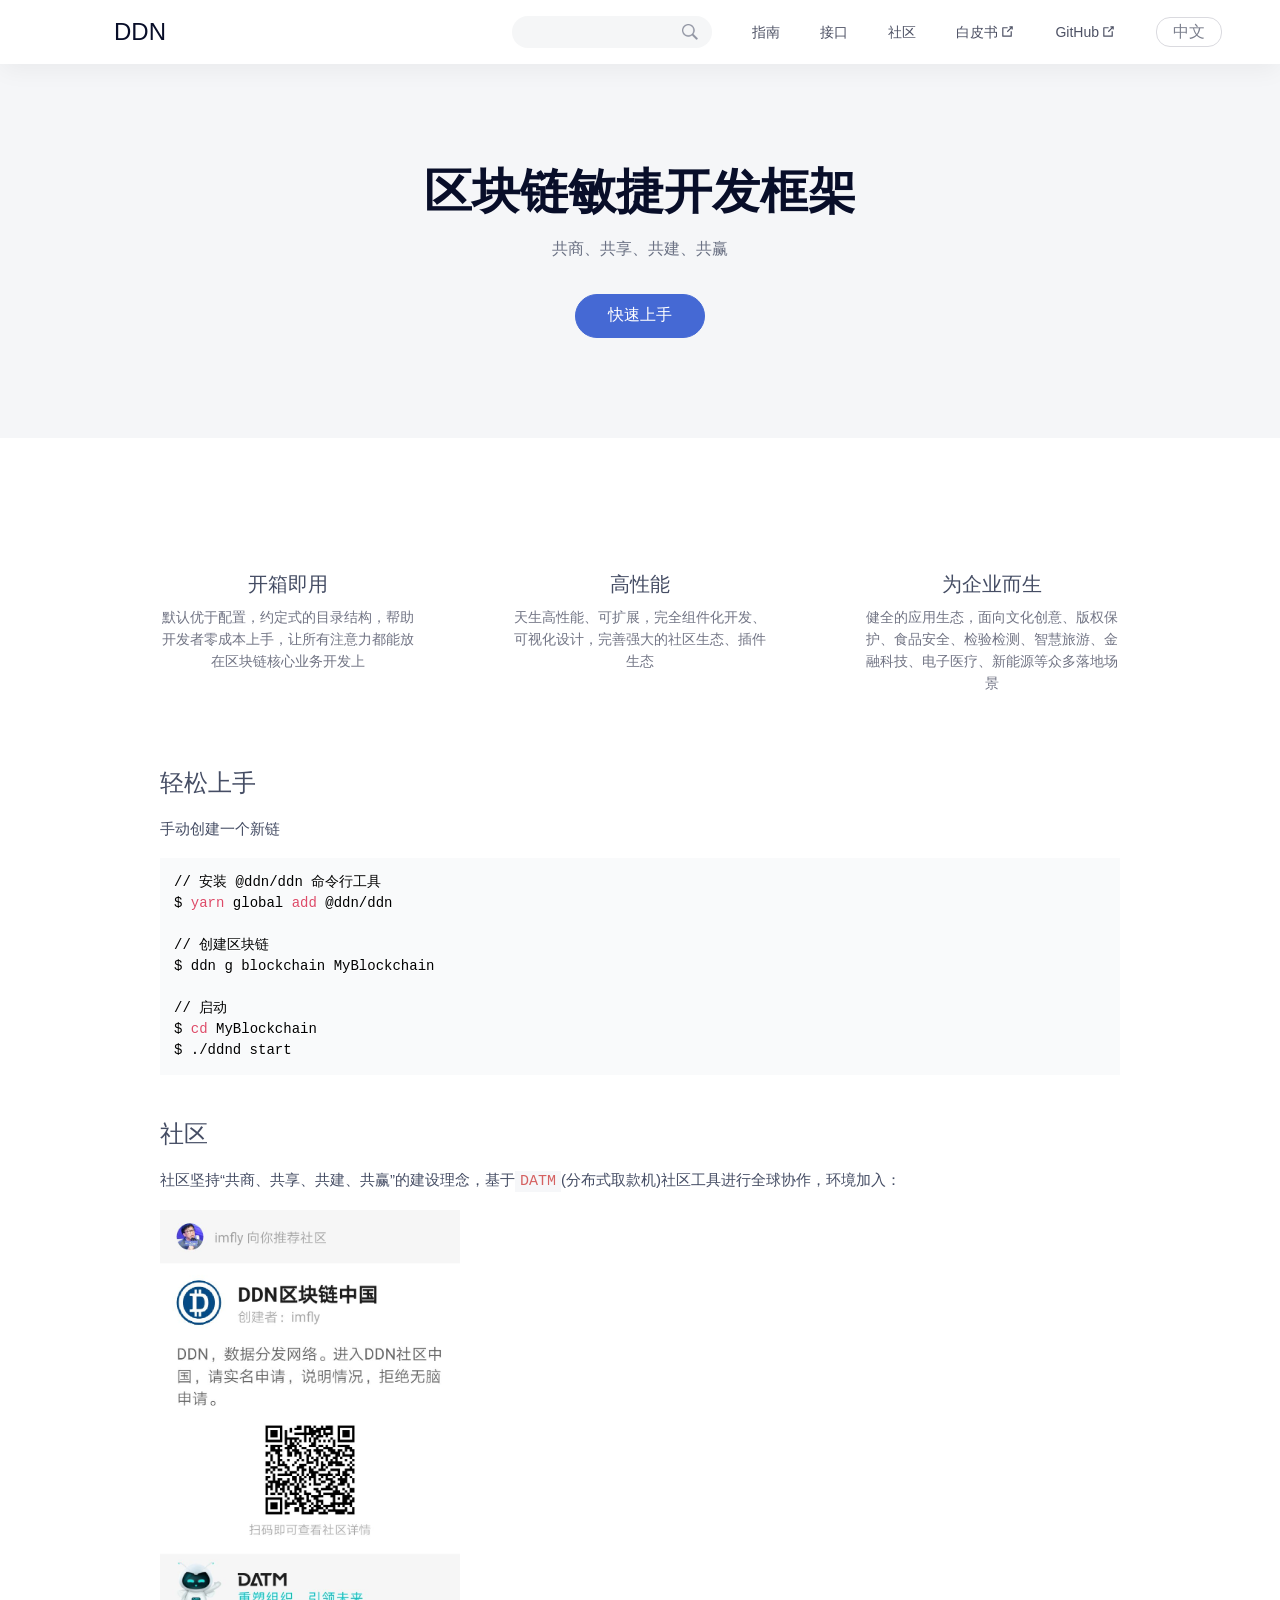
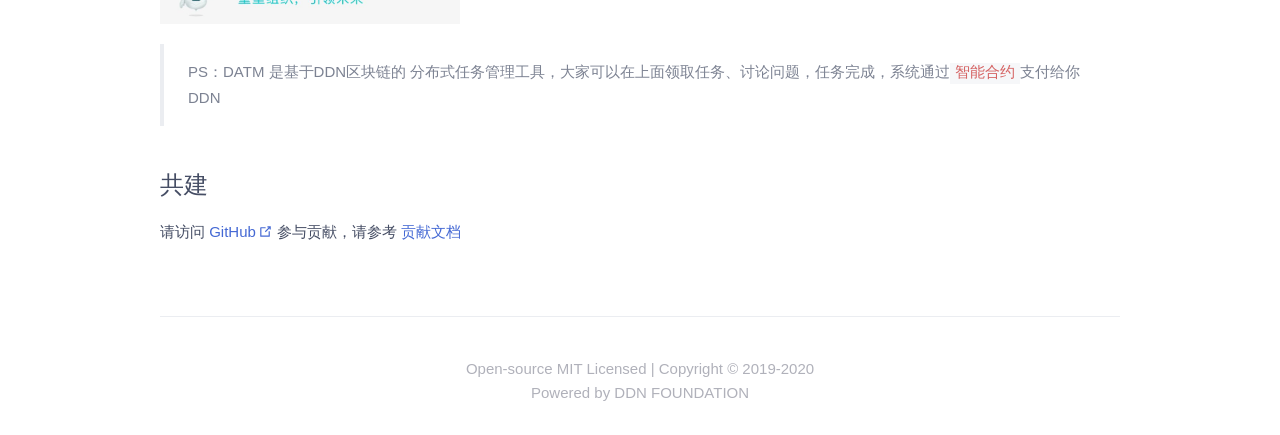
<file: index.html>
<!DOCTYPE html>
<html>
  <head>
    <meta charset="utf-8" />
    <meta
      name="viewport"
      content="width=device-width, initial-scale=1, maximum-scale=1, minimum-scale=1, user-scalable=no"
    />
    <link
      rel="shortcut icon"
      type="image/x-icon"
      href="http://testnet.ddn.link/static/ddnlogo.b8ab60d5.png"
    />
    <link rel="stylesheet" href="/umi.e86c697b.css" />
    <script>
      window.routerBase = "/";
    </script>
    <script>
      //! umi version: 3.2.12
    </script>
  </head>
  <body>
    <div id="root"></div>

    <script src="/umi.64afaa33.js"></script>
  </body>
</html>
</file>
<file: umi.e86c697b.css>
.__dumi-default-locale-select{position:relative;display:inline-block;border:1px solid #dadadf;border-radius:14px;transition:background .2s}.__dumi-default-locale-select:hover{background-color:#fafafa}.__dumi-default-locale-select:not([data-locale-count="1"]):not([data-locale-count="2"]):after{content:"";position:absolute;top:50%;right:10px;margin-top:-3px;width:0;height:0;border:4px solid transparent;border-top:6px solid #7b7f8d;pointer-events:none}.__dumi-default-locale-select select,.__dumi-default-locale-select span{padding:0 24px 0 16px;height:28px;text-align:center;line-height:28px;-webkit-appearance:none;-moz-appearance:none;appearance:none;border:0;font-size:16px;color:#7b7f8d;background:transparent;outline:none;cursor:pointer}.__dumi-default-locale-select span{padding-right:16px}.__dumi-default-navbar{position:fixed;z-index:101;top:0;left:0;right:0;display:none;align-items:center;justify-content:space-between;padding:0 58px;height:64px;white-space:nowrap;background:#fff;box-shadow:0 8px 24px -2px rgba(0,0,0,.05)}@media only screen and (max-width:767px){.__dumi-default-navbar{display:flex;justify-content:center;height:50px}}.__dumi-default-navbar-toggle{position:absolute;top:14px;left:16px;display:none;width:22px;height:22px;border:0;outline:none;background:url("[data-uri]") no-repeat 50%/contain}@media only screen and (max-width:767px){.__dumi-default-navbar-toggle{display:block}}.__dumi-default-navbar-logo{display:inline-block;height:40px;color:#080e29;font-weight:500;text-decoration:none;font-size:24px;line-height:40px}.__dumi-default-navbar-logo:not([data-plaintext]){padding-left:56px;background:url("[data-uri]") no-repeat 0/contain}.__dumi-default-navbar-logo:active,.__dumi-default-navbar-logo:hover{color:#080e29}@media only screen and (max-width:767px){.__dumi-default-navbar-logo{height:28px;line-height:28px}.__dumi-default-navbar-logo:not([data-plaintext]){padding-left:36px}}.__dumi-default-navbar nav>a{position:relative;margin-left:40px;display:inline-block;height:64px;color:#4d5164;font-size:14px;line-height:64px;text-decoration:none;letter-spacing:0}.__dumi-default-navbar nav>a.active,.__dumi-default-navbar nav>a:hover{color:#4569d4}.__dumi-default-navbar nav>a+:not(a){margin-left:40px}.__dumi-default-navbar nav>a:before{content:"";position:absolute;top:0;bottom:0;right:-18px;left:-18px}.__dumi-default-navbar nav>a.active:after{content:"";position:absolute;bottom:0;left:-2px;right:-2px;height:2px;background-color:#4569d4;border-radius:1px}.__dumi-default-navbar nav>a>ul{list-style:none;position:absolute;top:100%;left:50%;margin:0;min-width:100px;padding:8px 18px;line-height:2;background-color:#fff;box-shadow:0 8px 24px -2px rgba(0,0,0,.08);transform:translate(-50%);transform-origin:top;border-radius:1px;transition:all .2s}.__dumi-default-navbar nav>a>ul a{position:relative;display:block;color:#454d64}.__dumi-default-navbar nav>a>ul a.active,.__dumi-default-navbar nav>a>ul a:hover{color:#4569d4}.__dumi-default-navbar nav>a:not(:hover)>ul{visibility:hidden;pointer-events:none;transform:translate(-50%) scaleY(.9);opacity:0}@media only screen and (max-width:767px){.__dumi-default-navbar nav>a,.__dumi-default-navbar nav>div{display:none}}.__dumi-default-navbar[data-mode=site]{display:flex}ul[role=slug-list]:empty{margin:0!important;padding:0!important}ul[role=slug-list] li.active a{color:#3d62d2}ul[role=slug-list] li[data-depth="3"]{padding-left:12px}.__dumi-default-menu{position:fixed;z-index:100;top:0;left:0;bottom:0;width:260px;background-color:#f2f5fa;box-sizing:border-box;transition:left .3s}.__dumi-default-menu[data-hidden]{display:none}@media only screen and (max-width:767px){.__dumi-default-menu{left:-240px;top:50px;display:block!important;width:240px;background-color:#fff}.__dumi-default-menu[data-mobile-show]{left:0}}.__dumi-default-menu:after{content:"";position:absolute;top:0;right:0;bottom:0;display:block;width:20px;background:linear-gradient(90deg,transparent,rgba(0,0,0,.03))}@media only screen and (max-width:767px){.__dumi-default-menu:after{width:1px;background:#ebedf1}}.__dumi-default-menu-header{position:relative;padding-top:40px;text-align:center;border-bottom:1px solid #ebedf1}@media only screen and (max-width:767px){.__dumi-default-menu-header{display:none}}.__dumi-default-menu-header .__dumi-default-menu-logo{display:inline-block;width:66px;height:65px;background:url("[data-uri]") no-repeat 0/contain}.__dumi-default-menu-header h1{margin:10px 0 0;color:#454d64;font-weight:500;line-height:1.40625}.__dumi-default-menu-header p{margin:0 0 5px;color:#8c8e9c}.__dumi-default-menu-header p>object[data^="https://img.shields.io"]{max-height:20px}.__dumi-default-menu-header p+p{margin-bottom:10px}.__dumi-default-menu-doc-locale:not(:empty){display:none;padding:16px 0;text-align:center;border-bottom:1px solid #ebedf1}@media only screen and (max-width:767px){.__dumi-default-menu-doc-locale:not(:empty){display:block}}.__dumi-default-menu-inner{width:100%;height:100%;overflow:auto;-ms-scroll-chaining:none;overscroll-behavior:contain}.__dumi-default-menu-inner ul{list-style:none;margin:0;padding:0;font-size:16px}.__dumi-default-menu-inner ul li a{position:relative;display:block;padding-right:24px;color:#454d64;line-height:2.4;text-decoration:none;outline:none;transition:color .3s,background .3s}.__dumi-default-menu-inner ul li a span{display:block;overflow:hidden;white-space:nowrap;text-overflow:ellipsis}.__dumi-default-menu-inner ul li a.active,.__dumi-default-menu-inner ul li a:hover{color:#4569d4}.__dumi-default-menu-inner ul li a:before{content:"";position:absolute;top:50%;left:-10px;margin-top:-2.5px;display:inline-block;width:5px;height:5px;background-color:#4569d4;border-radius:50%;opacity:0;transition:transform .2s,opacity .2s;transform:scale(0) translateX(-10px)}.__dumi-default-menu-inner ul li.active a:before,.__dumi-default-menu-inner ul li a.active:before{opacity:1;transform:scale(1) translateX(0)}.__dumi-default-menu-inner ul li ul{font-size:.9em;padding-left:1em}.__dumi-default-menu-inner>ul>li>a{line-height:2.875}.__dumi-default-menu-inner>ul>li>a:not([href]){padding-top:24px;line-height:1;font-weight:500;color:#454d64!important;background:transparent!important;cursor:default}.__dumi-default-menu-inner>ul>li:first-child>a:not([href]){padding-top:0}.__dumi-default-menu-inner>ul ul a{color:#717484}.__dumi-default-menu-inner>ul ul a.active{color:#4569d4}.__dumi-default-menu-inner .__dumi-default-menu-mobile-area{display:none;padding-bottom:16px;margin-bottom:16px;text-align:center;border-bottom:1px solid #ebedf1}@media only screen and (max-width:767px){.__dumi-default-menu-inner .__dumi-default-menu-mobile-area{display:block}}.__dumi-default-menu-inner .__dumi-default-menu-nav-list{padding:16px 0}.__dumi-default-menu-inner .__dumi-default-menu-nav-list>li>a{padding-right:0;line-height:2.4}.__dumi-default-menu-inner .__dumi-default-menu-nav-list>li>a ul{padding-left:0}.__dumi-default-menu-inner .__dumi-default-menu-nav-list>li>a ul a{padding-right:0;font-size:90%}.__dumi-default-menu-inner .__dumi-default-menu-list{padding:8px 0;margin-bottom:40px}.__dumi-default-menu-inner .__dumi-default-menu-list>li>a{padding-left:28px}.__dumi-default-menu-inner .__dumi-default-menu-list>li>a.active{background:linear-gradient(270deg,#e8ecf4,rgba(232,236,244,0))}.__dumi-default-menu-inner .__dumi-default-menu-list>li>a~ul{margin-top:8px;margin-left:28px}@media only screen and (max-width:767px){.__dumi-default-menu-inner .__dumi-default-menu-list>li>a{padding-left:16px}.__dumi-default-menu-inner .__dumi-default-menu-list>li>a~ul{margin-left:16px}}.__dumi-default-menu[data-mode=site]:after{width:1px;background:#ebedf1}.__dumi-default-menu[data-mode=site] .__dumi-default-menu-list{padding:0}.__dumi-default-menu[data-mode=site] .__dumi-default-menu-list>li>a{position:relative}.__dumi-default-menu[data-mode=site] .__dumi-default-menu-list>li>a:after{content:"";position:absolute;top:0;bottom:0;right:0;display:block;width:3px;background-color:#4569d4;visibility:hidden;opacity:0;transition:all .3s;border-radius:1px}.__dumi-default-menu[data-mode=site] .__dumi-default-menu-list>li>a.active{z-index:1;background:linear-gradient(270deg,#f8faff,rgba(248,250,255,0))}.__dumi-default-menu[data-mode=site] .__dumi-default-menu-list>li>a.active:after{opacity:1;visibility:visible}@media only screen and (min-width:768px){.__dumi-default-menu[data-mode=site]{top:64px;width:300px;padding-top:50px;background:transparent}.__dumi-default-menu[data-mode=site] .__dumi-default-menu-header,.__dumi-default-menu[data-mode=site] .__dumi-default-menu-nav{display:none}.__dumi-default-menu[data-mode=site] .__dumi-default-menu-list>li>a{padding-left:58px}.__dumi-default-menu[data-mode=site] .__dumi-default-menu-list>li>a~ul{margin-left:58px}}.__dumi-default-search{margin-left:20px;position:relative;display:inline-block}.__dumi-default-search-input{width:200px;height:32px;padding:0 38px 0 14px;color:#454d64;font-size:14px;border:0;outline:none;transition:all .2s;border-radius:16px;background:url("[data-uri]") #f5f6f7 no-repeat right 14px center/16px;-webkit-appearance:none;-moz-appearance:none;appearance:none}.__dumi-default-search>ul{list-style:none;position:absolute;top:100%;left:0;z-index:10;margin:8px 0 0;min-width:280px;max-width:400px;padding:6px 0;background-color:#fff;border:1px solid #ebedf1;border-radius:1px;box-shadow:0 2px 20px 0 rgba(0,0,0,.05);box-sizing:border-box}.__dumi-default-search>ul:empty{display:none}.__dumi-default-search>ul li{font-size:15px}.__dumi-default-search>ul li a{display:block;padding:6px 20px;color:#717484;text-decoration:none;transition:background-color .3s;white-space:nowrap;overflow:hidden;text-overflow:ellipsis}.__dumi-default-search>ul li a:hover{color:#4569d4;background-color:#f9fafb}.__dumi-default-search>ul li span:first-child{position:relative;display:inline-block;max-width:50%;padding-right:26px;vertical-align:-.37em;overflow:hidden;text-overflow:ellipsis;opacity:.8}.__dumi-default-search>ul li span:first-child:after{content:">";position:absolute;top:50%;right:6px;opacity:.6;transform:translateY(-54%)}@media only screen and (max-width:1024px){.__dumi-default-search{margin-right:-14px}.__dumi-default-search>input:not(:focus){width:32px;padding-right:0;box-shadow:none;cursor:pointer;background-position-x:right 7px}.__dumi-default-search>input:not(:focus)+ul{transition:visibility .1s;visibility:hidden}}@media only screen and (max-width:767px){.__dumi-default-search{position:absolute;top:9px;right:24px;display:block!important}}code[class*=language-],pre[class*=language-]{color:#000;background:none;text-shadow:0 1px #fff;font-family:Consolas,Monaco,"Andale Mono","Ubuntu Mono",monospace;font-size:1em;text-align:left;white-space:pre;word-spacing:normal;word-break:normal;word-wrap:normal;line-height:1.5;-moz-tab-size:4;tab-size:4;-webkit-hyphens:none;-ms-hyphens:none;hyphens:none}code[class*=language-]::selection,code[class*=language-] ::selection,pre[class*=language-]::selection,pre[class*=language-] ::selection{text-shadow:none;background:#b3d4fc}@media print{code[class*=language-],pre[class*=language-]{text-shadow:none}}pre[class*=language-]{padding:1em;margin:.5em 0;overflow:auto}:not(pre)>code[class*=language-],pre[class*=language-]{background:#f5f2f0}:not(pre)>code[class*=language-]{padding:.1em;border-radius:.3em;white-space:normal}.token.cdata,.token.comment,.token.doctype,.token.prolog{color:#708090}.token.punctuation{color:#999}.token.namespace{opacity:.7}.token.boolean,.token.constant,.token.deleted,.token.number,.token.property,.token.symbol,.token.tag{color:#905}.token.attr-name,.token.builtin,.token.char,.token.inserted,.token.selector,.token.string{color:#690}.language-css .token.string,.style .token.string,.token.entity,.token.operator,.token.url{color:#9a6e3a;background:hsla(0,0%,100%,.5)}.token.atrule,.token.attr-value,.token.keyword{color:#07a}.token.class-name,.token.function{color:#dd4a68}.token.important,.token.regex,.token.variable{color:#e90}.token.bold,.token.important{font-weight:700}.token.italic{font-style:italic}.token.entity{cursor:help}@font-face{font-family:KaTeX_AMS;src:url(static/KaTeX_AMS-Regular.d4531cf7.woff2) format("woff2"),url(static/KaTeX_AMS-Regular.b1489df1.woff) format("woff"),url(static/KaTeX_AMS-Regular.f80d9eaf.ttf) format("truetype");font-weight:400;font-style:normal}@font-face{font-family:KaTeX_Caligraphic;src:url(static/KaTeX_Caligraphic-Bold.f046a374.woff2) format("woff2"),url(static/KaTeX_Caligraphic-Bold.7ce7636b.woff) format("woff"),url(static/KaTeX_Caligraphic-Bold.0c96bc8f.ttf) format("truetype");font-weight:700;font-style:normal}@font-face{font-family:KaTeX_Caligraphic;src:url(static/KaTeX_Caligraphic-Regular.4519ba4c.woff2) format("woff2"),url(static/KaTeX_Caligraphic-Regular.4a559f36.woff) format("woff"),url(static/KaTeX_Caligraphic-Regular.35f3c951.ttf) format("truetype");font-weight:400;font-style:normal}@font-face{font-family:KaTeX_Fraktur;src:url(static/KaTeX_Fraktur-Bold.5b8749ee.woff2) format("woff2"),url(static/KaTeX_Fraktur-Bold.2ea3916b.woff) format("woff"),url(static/KaTeX_Fraktur-Bold.069514d4.ttf) format("truetype");font-weight:700;font-style:normal}@font-face{font-family:KaTeX_Fraktur;src:url(static/KaTeX_Fraktur-Regular.2c629b06.woff2) format("woff2"),url(static/KaTeX_Fraktur-Regular.0d90113d.woff) format("woff"),url(static/KaTeX_Fraktur-Regular.96556db6.ttf) format("truetype");font-weight:400;font-style:normal}@font-face{font-family:KaTeX_Main;src:url(static/KaTeX_Main-Bold.20b90c20.woff2) format("woff2"),url(static/KaTeX_Main-Bold.a9cdbc85.woff) format("woff"),url(static/KaTeX_Main-Bold.07e762d0.ttf) format("truetype");font-weight:700;font-style:normal}@font-face{font-family:KaTeX_Main;src:url(static/KaTeX_Main-BoldItalic.b345de5b.woff2) format("woff2"),url(static/KaTeX_Main-BoldItalic.7649d52f.woff) format("woff"),url(static/KaTeX_Main-BoldItalic.bc8d96e9.ttf) format("truetype");font-weight:700;font-style:italic}@font-face{font-family:KaTeX_Main;src:url(static/KaTeX_Main-Italic.ab751a9e.woff2) format("woff2"),url(static/KaTeX_Main-Italic.e3954fe9.woff) format("woff"),url(static/KaTeX_Main-Italic.44a32ae6.ttf) format("truetype");font-weight:400;font-style:italic}@font-face{font-family:KaTeX_Main;src:url(static/KaTeX_Main-Regular.13b3f852.woff2) format("woff2"),url(static/KaTeX_Main-Regular.9e75cd60.woff) format("woff"),url(static/KaTeX_Main-Regular.af7fc7b3.ttf) format("truetype");font-weight:400;font-style:normal}@font-face{font-family:KaTeX_Math;src:url(static/KaTeX_Math-BoldItalic.d5d35e84.woff2) format("woff2"),url(static/KaTeX_Math-BoldItalic.94810ff6.woff) format("woff"),url(static/KaTeX_Math-BoldItalic.4d6241be.ttf) format("truetype");font-weight:700;font-style:italic}@font-face{font-family:KaTeX_Math;src:url(static/KaTeX_Math-Italic.ffda8803.woff2) format("woff2"),url(static/KaTeX_Math-Italic.11278d36.woff) format("woff"),url(static/KaTeX_Math-Italic.cae7ea26.ttf) format("truetype");font-weight:400;font-style:italic}@font-face{font-family:"KaTeX_SansSerif";src:url(static/KaTeX_SansSerif-Bold.5a20a475.woff2) format("woff2"),url(static/KaTeX_SansSerif-Bold.2946bdb5.woff) format("woff"),url(static/KaTeX_SansSerif-Bold.f0ad0abc.ttf) format("truetype");font-weight:700;font-style:normal}@font-face{font-family:"KaTeX_SansSerif";src:url(static/KaTeX_SansSerif-Italic.e5fc2aef.woff2) format("woff2"),url(static/KaTeX_SansSerif-Italic.c834ba6d.woff) format("woff"),url(static/KaTeX_SansSerif-Italic.c7feacd5.ttf) format("truetype");font-weight:400;font-style:italic}@font-face{font-family:"KaTeX_SansSerif";src:url(static/KaTeX_SansSerif-Regular.5bf28900.woff2) format("woff2"),url(static/KaTeX_SansSerif-Regular.a4fd0563.woff) format("woff"),url(static/KaTeX_SansSerif-Regular.5af9e1cf.ttf) format("truetype");font-weight:400;font-style:normal}@font-face{font-family:KaTeX_Script;src:url(static/KaTeX_Script-Regular.a1c15978.woff2) format("woff2"),url(static/KaTeX_Script-Regular.cd3b0634.woff) format("woff"),url(static/KaTeX_Script-Regular.dd0db7ae.ttf) format("truetype");font-weight:400;font-style:normal}@font-face{font-family:KaTeX_Size1;src:url(static/KaTeX_Size1-Regular.1876361f.woff2) format("woff2"),url(static/KaTeX_Size1-Regular.c4ae0d25.woff) format("woff"),url(static/KaTeX_Size1-Regular.bbd9552c.ttf) format("truetype");font-weight:400;font-style:normal}@font-face{font-family:KaTeX_Size2;src:url(static/KaTeX_Size2-Regular.f516b73c.woff2) format("woff2"),url(static/KaTeX_Size2-Regular.635e9324.woff) format("woff"),url(static/KaTeX_Size2-Regular.d1e8ff17.ttf) format("truetype");font-weight:400;font-style:normal}@font-face{font-family:KaTeX_Size3;src:url(static/KaTeX_Size3-Regular.1ef7adae.woff2) format("woff2"),url(static/KaTeX_Size3-Regular.f32a9fde.woff) format("woff"),url(static/KaTeX_Size3-Regular.5d632274.ttf) format("truetype");font-weight:400;font-style:normal}@font-face{font-family:KaTeX_Size4;src:url(static/KaTeX_Size4-Regular.4f012d6a.woff2) format("woff2"),url(static/KaTeX_Size4-Regular.f668d566.woff) format("woff"),url(static/KaTeX_Size4-Regular.1d132596.ttf) format("truetype");font-weight:400;font-style:normal}@font-face{font-family:KaTeX_Typewriter;src:url(static/KaTeX_Typewriter-Regular.4f31d033.woff2) format("woff2"),url(static/KaTeX_Typewriter-Regular.d3c8e68f.woff) format("woff"),url(static/KaTeX_Typewriter-Regular.b1d1af1a.ttf) format("truetype");font-weight:400;font-style:normal}.katex{font:normal 1.21em KaTeX_Main,Times New Roman,serif;line-height:1.2;text-indent:0;text-rendering:auto}.katex *{-ms-high-contrast-adjust:none!important}.katex .katex-version:after{content:"0.11.1"}.katex .katex-mathml{position:absolute;clip:rect(1px,1px,1px,1px);padding:0;border:0;height:1px;width:1px;overflow:hidden}.katex .katex-html>.newline{display:block}.katex .base{position:relative;white-space:nowrap;width:-webkit-min-content;width:-moz-min-content;width:min-content}.katex .base,.katex .strut{display:inline-block}.katex .textbf{font-weight:700}.katex .textit{font-style:italic}.katex .textrm{font-family:KaTeX_Main}.katex .textsf{font-family:KaTeX_SansSerif}.katex .texttt{font-family:KaTeX_Typewriter}.katex .mathdefault{font-family:KaTeX_Math;font-style:italic}.katex .mathit{font-family:KaTeX_Main;font-style:italic}.katex .mathrm{font-style:normal}.katex .mathbf{font-family:KaTeX_Main;font-weight:700}.katex .boldsymbol{font-family:KaTeX_Math;font-weight:700;font-style:italic}.katex .amsrm,.katex .mathbb,.katex .textbb{font-family:KaTeX_AMS}.katex .mathcal{font-family:KaTeX_Caligraphic}.katex .mathfrak,.katex .textfrak{font-family:KaTeX_Fraktur}.katex .mathtt{font-family:KaTeX_Typewriter}.katex .mathscr,.katex .textscr{font-family:KaTeX_Script}.katex .mathsf,.katex .textsf{font-family:KaTeX_SansSerif}.katex .mathboldsf,.katex .textboldsf{font-family:KaTeX_SansSerif;font-weight:700}.katex .mathitsf,.katex .textitsf{font-family:KaTeX_SansSerif;font-style:italic}.katex .mainrm{font-family:KaTeX_Main;font-style:normal}.katex .vlist-t{display:inline-table;table-layout:fixed}.katex .vlist-r{display:table-row}.katex .vlist{display:table-cell;vertical-align:bottom;position:relative}.katex .vlist>span{display:block;height:0;position:relative}.katex .vlist>span>span{display:inline-block}.katex .vlist>span>.pstrut{overflow:hidden;width:0}.katex .vlist-t2{margin-right:-2px}.katex .vlist-s{display:table-cell;vertical-align:bottom;font-size:1px;width:2px;min-width:2px}.katex .msupsub{text-align:left}.katex .mfrac>span>span{text-align:center}.katex .mfrac .frac-line{display:inline-block;width:100%;border-bottom-style:solid}.katex .hdashline,.katex .hline,.katex .mfrac .frac-line,.katex .overline .overline-line,.katex .rule,.katex .underline .underline-line{min-height:1px}.katex .mspace{display:inline-block}.katex .clap,.katex .llap,.katex .rlap{width:0;position:relative}.katex .clap>.inner,.katex .llap>.inner,.katex .rlap>.inner{position:absolute}.katex .clap>.fix,.katex .llap>.fix,.katex .rlap>.fix{display:inline-block}.katex .llap>.inner{right:0}.katex .clap>.inner,.katex .rlap>.inner{left:0}.katex .clap>.inner>span{margin-left:-50%;margin-right:50%}.katex .rule{display:inline-block;border:0 solid;position:relative}.katex .hline,.katex .overline .overline-line,.katex .underline .underline-line{display:inline-block;width:100%;border-bottom-style:solid}.katex .hdashline{display:inline-block;width:100%;border-bottom-style:dashed}.katex .sqrt>.root{margin-left:.27777778em;margin-right:-.55555556em}.katex .fontsize-ensurer.reset-size1.size1,.katex .sizing.reset-size1.size1{font-size:1em}.katex .fontsize-ensurer.reset-size1.size2,.katex .sizing.reset-size1.size2{font-size:1.2em}.katex .fontsize-ensurer.reset-size1.size3,.katex .sizing.reset-size1.size3{font-size:1.4em}.katex .fontsize-ensurer.reset-size1.size4,.katex .sizing.reset-size1.size4{font-size:1.6em}.katex .fontsize-ensurer.reset-size1.size5,.katex .sizing.reset-size1.size5{font-size:1.8em}.katex .fontsize-ensurer.reset-size1.size6,.katex .sizing.reset-size1.size6{font-size:2em}.katex .fontsize-ensurer.reset-size1.size7,.katex .sizing.reset-size1.size7{font-size:2.4em}.katex .fontsize-ensurer.reset-size1.size8,.katex .sizing.reset-size1.size8{font-size:2.88em}.katex .fontsize-ensurer.reset-size1.size9,.katex .sizing.reset-size1.size9{font-size:3.456em}.katex .fontsize-ensurer.reset-size1.size10,.katex .sizing.reset-size1.size10{font-size:4.148em}.katex .fontsize-ensurer.reset-size1.size11,.katex .sizing.reset-size1.size11{font-size:4.976em}.katex .fontsize-ensurer.reset-size2.size1,.katex .sizing.reset-size2.size1{font-size:.83333333em}.katex .fontsize-ensurer.reset-size2.size2,.katex .sizing.reset-size2.size2{font-size:1em}.katex .fontsize-ensurer.reset-size2.size3,.katex .sizing.reset-size2.size3{font-size:1.16666667em}.katex .fontsize-ensurer.reset-size2.size4,.katex .sizing.reset-size2.size4{font-size:1.33333333em}.katex .fontsize-ensurer.reset-size2.size5,.katex .sizing.reset-size2.size5{font-size:1.5em}.katex .fontsize-ensurer.reset-size2.size6,.katex .sizing.reset-size2.size6{font-size:1.66666667em}.katex .fontsize-ensurer.reset-size2.size7,.katex .sizing.reset-size2.size7{font-size:2em}.katex .fontsize-ensurer.reset-size2.size8,.katex .sizing.reset-size2.size8{font-size:2.4em}.katex .fontsize-ensurer.reset-size2.size9,.katex .sizing.reset-size2.size9{font-size:2.88em}.katex .fontsize-ensurer.reset-size2.size10,.katex .sizing.reset-size2.size10{font-size:3.45666667em}.katex .fontsize-ensurer.reset-size2.size11,.katex .sizing.reset-size2.size11{font-size:4.14666667em}.katex .fontsize-ensurer.reset-size3.size1,.katex .sizing.reset-size3.size1{font-size:.71428571em}.katex .fontsize-ensurer.reset-size3.size2,.katex .sizing.reset-size3.size2{font-size:.85714286em}.katex .fontsize-ensurer.reset-size3.size3,.katex .sizing.reset-size3.size3{font-size:1em}.katex .fontsize-ensurer.reset-size3.size4,.katex .sizing.reset-size3.size4{font-size:1.14285714em}.katex .fontsize-ensurer.reset-size3.size5,.katex .sizing.reset-size3.size5{font-size:1.28571429em}.katex .fontsize-ensurer.reset-size3.size6,.katex .sizing.reset-size3.size6{font-size:1.42857143em}.katex .fontsize-ensurer.reset-size3.size7,.katex .sizing.reset-size3.size7{font-size:1.71428571em}.katex .fontsize-ensurer.reset-size3.size8,.katex .sizing.reset-size3.size8{font-size:2.05714286em}.katex .fontsize-ensurer.reset-size3.size9,.katex .sizing.reset-size3.size9{font-size:2.46857143em}.katex .fontsize-ensurer.reset-size3.size10,.katex .sizing.reset-size3.size10{font-size:2.96285714em}.katex .fontsize-ensurer.reset-size3.size11,.katex .sizing.reset-size3.size11{font-size:3.55428571em}.katex .fontsize-ensurer.reset-size4.size1,.katex .sizing.reset-size4.size1{font-size:.625em}.katex .fontsize-ensurer.reset-size4.size2,.katex .sizing.reset-size4.size2{font-size:.75em}.katex .fontsize-ensurer.reset-size4.size3,.katex .sizing.reset-size4.size3{font-size:.875em}.katex .fontsize-ensurer.reset-size4.size4,.katex .sizing.reset-size4.size4{font-size:1em}.katex .fontsize-ensurer.reset-size4.size5,.katex .sizing.reset-size4.size5{font-size:1.125em}.katex .fontsize-ensurer.reset-size4.size6,.katex .sizing.reset-size4.size6{font-size:1.25em}.katex .fontsize-ensurer.reset-size4.size7,.katex .sizing.reset-size4.size7{font-size:1.5em}.katex .fontsize-ensurer.reset-size4.size8,.katex .sizing.reset-size4.size8{font-size:1.8em}.katex .fontsize-ensurer.reset-size4.size9,.katex .sizing.reset-size4.size9{font-size:2.16em}.katex .fontsize-ensurer.reset-size4.size10,.katex .sizing.reset-size4.size10{font-size:2.5925em}.katex .fontsize-ensurer.reset-size4.size11,.katex .sizing.reset-size4.size11{font-size:3.11em}.katex .fontsize-ensurer.reset-size5.size1,.katex .sizing.reset-size5.size1{font-size:.55555556em}.katex .fontsize-ensurer.reset-size5.size2,.katex .sizing.reset-size5.size2{font-size:.66666667em}.katex .fontsize-ensurer.reset-size5.size3,.katex .sizing.reset-size5.size3{font-size:.77777778em}.katex .fontsize-ensurer.reset-size5.size4,.katex .sizing.reset-size5.size4{font-size:.88888889em}.katex .fontsize-ensurer.reset-size5.size5,.katex .sizing.reset-size5.size5{font-size:1em}.katex .fontsize-ensurer.reset-size5.size6,.katex .sizing.reset-size5.size6{font-size:1.11111111em}.katex .fontsize-ensurer.reset-size5.size7,.katex .sizing.reset-size5.size7{font-size:1.33333333em}.katex .fontsize-ensurer.reset-size5.size8,.katex .sizing.reset-size5.size8{font-size:1.6em}.katex .fontsize-ensurer.reset-size5.size9,.katex .sizing.reset-size5.size9{font-size:1.92em}.katex .fontsize-ensurer.reset-size5.size10,.katex .sizing.reset-size5.size10{font-size:2.30444444em}.katex .fontsize-ensurer.reset-size5.size11,.katex .sizing.reset-size5.size11{font-size:2.76444444em}.katex .fontsize-ensurer.reset-size6.size1,.katex .sizing.reset-size6.size1{font-size:.5em}.katex .fontsize-ensurer.reset-size6.size2,.katex .sizing.reset-size6.size2{font-size:.6em}.katex .fontsize-ensurer.reset-size6.size3,.katex .sizing.reset-size6.size3{font-size:.7em}.katex .fontsize-ensurer.reset-size6.size4,.katex .sizing.reset-size6.size4{font-size:.8em}.katex .fontsize-ensurer.reset-size6.size5,.katex .sizing.reset-size6.size5{font-size:.9em}.katex .fontsize-ensurer.reset-size6.size6,.katex .sizing.reset-size6.size6{font-size:1em}.katex .fontsize-ensurer.reset-size6.size7,.katex .sizing.reset-size6.size7{font-size:1.2em}.katex .fontsize-ensurer.reset-size6.size8,.katex .sizing.reset-size6.size8{font-size:1.44em}.katex .fontsize-ensurer.reset-size6.size9,.katex .sizing.reset-size6.size9{font-size:1.728em}.katex .fontsize-ensurer.reset-size6.size10,.katex .sizing.reset-size6.size10{font-size:2.074em}.katex .fontsize-ensurer.reset-size6.size11,.katex .sizing.reset-size6.size11{font-size:2.488em}.katex .fontsize-ensurer.reset-size7.size1,.katex .sizing.reset-size7.size1{font-size:.41666667em}.katex .fontsize-ensurer.reset-size7.size2,.katex .sizing.reset-size7.size2{font-size:.5em}.katex .fontsize-ensurer.reset-size7.size3,.katex .sizing.reset-size7.size3{font-size:.58333333em}.katex .fontsize-ensurer.reset-size7.size4,.katex .sizing.reset-size7.size4{font-size:.66666667em}.katex .fontsize-ensurer.reset-size7.size5,.katex .sizing.reset-size7.size5{font-size:.75em}.katex .fontsize-ensurer.reset-size7.size6,.katex .sizing.reset-size7.size6{font-size:.83333333em}.katex .fontsize-ensurer.reset-size7.size7,.katex .sizing.reset-size7.size7{font-size:1em}.katex .fontsize-ensurer.reset-size7.size8,.katex .sizing.reset-size7.size8{font-size:1.2em}.katex .fontsize-ensurer.reset-size7.size9,.katex .sizing.reset-size7.size9{font-size:1.44em}.katex .fontsize-ensurer.reset-size7.size10,.katex .sizing.reset-size7.size10{font-size:1.72833333em}.katex .fontsize-ensurer.reset-size7.size11,.katex .sizing.reset-size7.size11{font-size:2.07333333em}.katex .fontsize-ensurer.reset-size8.size1,.katex .sizing.reset-size8.size1{font-size:.34722222em}.katex .fontsize-ensurer.reset-size8.size2,.katex .sizing.reset-size8.size2{font-size:.41666667em}.katex .fontsize-ensurer.reset-size8.size3,.katex .sizing.reset-size8.size3{font-size:.48611111em}.katex .fontsize-ensurer.reset-size8.size4,.katex .sizing.reset-size8.size4{font-size:.55555556em}.katex .fontsize-ensurer.reset-size8.size5,.katex .sizing.reset-size8.size5{font-size:.625em}.katex .fontsize-ensurer.reset-size8.size6,.katex .sizing.reset-size8.size6{font-size:.69444444em}.katex .fontsize-ensurer.reset-size8.size7,.katex .sizing.reset-size8.size7{font-size:.83333333em}.katex .fontsize-ensurer.reset-size8.size8,.katex .sizing.reset-size8.size8{font-size:1em}.katex .fontsize-ensurer.reset-size8.size9,.katex .sizing.reset-size8.size9{font-size:1.2em}.katex .fontsize-ensurer.reset-size8.size10,.katex .sizing.reset-size8.size10{font-size:1.44027778em}.katex .fontsize-ensurer.reset-size8.size11,.katex .sizing.reset-size8.size11{font-size:1.72777778em}.katex .fontsize-ensurer.reset-size9.size1,.katex .sizing.reset-size9.size1{font-size:.28935185em}.katex .fontsize-ensurer.reset-size9.size2,.katex .sizing.reset-size9.size2{font-size:.34722222em}.katex .fontsize-ensurer.reset-size9.size3,.katex .sizing.reset-size9.size3{font-size:.40509259em}.katex .fontsize-ensurer.reset-size9.size4,.katex .sizing.reset-size9.size4{font-size:.46296296em}.katex .fontsize-ensurer.reset-size9.size5,.katex .sizing.reset-size9.size5{font-size:.52083333em}.katex .fontsize-ensurer.reset-size9.size6,.katex .sizing.reset-size9.size6{font-size:.5787037em}.katex .fontsize-ensurer.reset-size9.size7,.katex .sizing.reset-size9.size7{font-size:.69444444em}.katex .fontsize-ensurer.reset-size9.size8,.katex .sizing.reset-size9.size8{font-size:.83333333em}.katex .fontsize-ensurer.reset-size9.size9,.katex .sizing.reset-size9.size9{font-size:1em}.katex .fontsize-ensurer.reset-size9.size10,.katex .sizing.reset-size9.size10{font-size:1.20023148em}.katex .fontsize-ensurer.reset-size9.size11,.katex .sizing.reset-size9.size11{font-size:1.43981481em}.katex .fontsize-ensurer.reset-size10.size1,.katex .sizing.reset-size10.size1{font-size:.24108004em}.katex .fontsize-ensurer.reset-size10.size2,.katex .sizing.reset-size10.size2{font-size:.28929605em}.katex .fontsize-ensurer.reset-size10.size3,.katex .sizing.reset-size10.size3{font-size:.33751205em}.katex .fontsize-ensurer.reset-size10.size4,.katex .sizing.reset-size10.size4{font-size:.38572806em}.katex .fontsize-ensurer.reset-size10.size5,.katex .sizing.reset-size10.size5{font-size:.43394407em}.katex .fontsize-ensurer.reset-size10.size6,.katex .sizing.reset-size10.size6{font-size:.48216008em}.katex .fontsize-ensurer.reset-size10.size7,.katex .sizing.reset-size10.size7{font-size:.57859209em}.katex .fontsize-ensurer.reset-size10.size8,.katex .sizing.reset-size10.size8{font-size:.69431051em}.katex .fontsize-ensurer.reset-size10.size9,.katex .sizing.reset-size10.size9{font-size:.83317261em}.katex .fontsize-ensurer.reset-size10.size10,.katex .sizing.reset-size10.size10{font-size:1em}.katex .fontsize-ensurer.reset-size10.size11,.katex .sizing.reset-size10.size11{font-size:1.19961427em}.katex .fontsize-ensurer.reset-size11.size1,.katex .sizing.reset-size11.size1{font-size:.20096463em}.katex .fontsize-ensurer.reset-size11.size2,.katex .sizing.reset-size11.size2{font-size:.24115756em}.katex .fontsize-ensurer.reset-size11.size3,.katex .sizing.reset-size11.size3{font-size:.28135048em}.katex .fontsize-ensurer.reset-size11.size4,.katex .sizing.reset-size11.size4{font-size:.32154341em}.katex .fontsize-ensurer.reset-size11.size5,.katex .sizing.reset-size11.size5{font-size:.36173633em}.katex .fontsize-ensurer.reset-size11.size6,.katex .sizing.reset-size11.size6{font-size:.40192926em}.katex .fontsize-ensurer.reset-size11.size7,.katex .sizing.reset-size11.size7{font-size:.48231511em}.katex .fontsize-ensurer.reset-size11.size8,.katex .sizing.reset-size11.size8{font-size:.57877814em}.katex .fontsize-ensurer.reset-size11.size9,.katex .sizing.reset-size11.size9{font-size:.69453376em}.katex .fontsize-ensurer.reset-size11.size10,.katex .sizing.reset-size11.size10{font-size:.83360129em}.katex .fontsize-ensurer.reset-size11.size11,.katex .sizing.reset-size11.size11{font-size:1em}.katex .delimsizing.size1{font-family:KaTeX_Size1}.katex .delimsizing.size2{font-family:KaTeX_Size2}.katex .delimsizing.size3{font-family:KaTeX_Size3}.katex .delimsizing.size4{font-family:KaTeX_Size4}.katex .delimsizing.mult .delim-size1>span{font-family:KaTeX_Size1}.katex .delimsizing.mult .delim-size4>span{font-family:KaTeX_Size4}.katex .nulldelimiter{display:inline-block;width:.12em}.katex .delimcenter,.katex .op-symbol{position:relative}.katex .op-symbol.small-op{font-family:KaTeX_Size1}.katex .op-symbol.large-op{font-family:KaTeX_Size2}.katex .op-limits>.vlist-t{text-align:center}.katex .accent>.vlist-t{text-align:center}.katex .accent .accent-body{position:relative}.katex .accent .accent-body:not(.accent-full){width:0}.katex .overlay{display:block}.katex .mtable .vertical-separator{display:inline-block;min-width:1px}.katex .mtable .arraycolsep{display:inline-block}.katex .mtable .col-align-c>.vlist-t{text-align:center}.katex .mtable .col-align-l>.vlist-t{text-align:left}.katex .mtable .col-align-r>.vlist-t{text-align:right}.katex .svg-align{text-align:left}.katex svg{display:block;position:absolute;width:100%;height:inherit;fill:currentColor;stroke:currentColor;fill-rule:nonzero;fill-opacity:1;stroke-width:1;stroke-linecap:butt;stroke-linejoin:miter;stroke-miterlimit:4;stroke-dasharray:none;stroke-dashoffset:0;stroke-opacity:1}.katex svg path{stroke:none}.katex img{border-style:none;min-width:0;min-height:0;max-width:none;max-height:none}.katex .stretchy{width:100%;display:block;position:relative;overflow:hidden}.katex .stretchy:after,.katex .stretchy:before{content:""}.katex .hide-tail{width:100%;position:relative;overflow:hidden}.katex .halfarrow-left{position:absolute;left:0;width:50.2%;overflow:hidden}.katex .halfarrow-right{position:absolute;right:0;width:50.2%;overflow:hidden}.katex .brace-left{position:absolute;left:0;width:25.1%;overflow:hidden}.katex .brace-center{position:absolute;left:25%;width:50%;overflow:hidden}.katex .brace-right{position:absolute;right:0;width:25.1%;overflow:hidden}.katex .x-arrow-pad{padding:0 .5em}.katex .mover,.katex .munder,.katex .x-arrow{text-align:center}.katex .boxpad{padding:0 .3em}.katex .fbox,.katex .fcolorbox{box-sizing:border-box;border:.04em solid}.katex .cancel-pad{padding:0 .2em}.katex .cancel-lap{margin-left:-.2em;margin-right:-.2em}.katex .sout{border-bottom-style:solid;border-bottom-width:.08em}.katex-display{display:block;margin:1em 0;text-align:center}.katex-display>.katex{display:block;text-align:center;white-space:nowrap}.katex-display>.katex>.katex-html{display:block;position:relative}.katex-display>.katex>.katex-html>.tag{position:absolute;right:0}.katex-display.leqno>.katex>.katex-html>.tag{left:0;right:auto}.katex-display.fleqn>.katex{text-align:left}.markdown{color:#454d64;font-size:15px;line-height:1.60625}.markdown:not(:first-child):empty{min-height:32px}.markdown h1,.markdown h2,.markdown h3,.markdown h4,.markdown h5,.markdown h6{margin:42px 0 18px;color:#454d64;font-weight:500;line-height:1.40625}.markdown h1:hover>a[aria-hidden],.markdown h2:hover>a[aria-hidden],.markdown h3:hover>a[aria-hidden],.markdown h4:hover>a[aria-hidden],.markdown h5:hover>a[aria-hidden],.markdown h6:hover>a[aria-hidden]{float:left;margin-top:.06em;margin-left:-20px;width:20px;padding-right:4px;line-height:1;box-sizing:border-box}@media only screen and (max-width:767px){.markdown h1:hover>a[aria-hidden],.markdown h2:hover>a[aria-hidden],.markdown h3:hover>a[aria-hidden],.markdown h4:hover>a[aria-hidden],.markdown h5:hover>a[aria-hidden],.markdown h6:hover>a[aria-hidden]{width:14px;margin-left:-14px}}.markdown h1:hover>a[aria-hidden]:after,.markdown h2:hover>a[aria-hidden]:after,.markdown h3:hover>a[aria-hidden]:after,.markdown h4:hover>a[aria-hidden]:after,.markdown h5:hover>a[aria-hidden]:after,.markdown h6:hover>a[aria-hidden]:after{content:"#";display:inline-block;vertical-align:middle;font-size:20px}.markdown h1:hover>a[aria-hidden] span,.markdown h2:hover>a[aria-hidden] span,.markdown h3:hover>a[aria-hidden] span,.markdown h4:hover>a[aria-hidden] span,.markdown h5:hover>a[aria-hidden] span,.markdown h6:hover>a[aria-hidden] span{display:none}.markdown h1+h1,.markdown h1+h2,.markdown h1+h3,.markdown h1+h4,.markdown h1+h5,.markdown h1+h6,.markdown h2+h1,.markdown h2+h2,.markdown h2+h3,.markdown h2+h4,.markdown h2+h5,.markdown h2+h6,.markdown h3+h1,.markdown h3+h2,.markdown h3+h3,.markdown h3+h4,.markdown h3+h5,.markdown h3+h6,.markdown h4+h1,.markdown h4+h2,.markdown h4+h3,.markdown h4+h4,.markdown h4+h5,.markdown h4+h6,.markdown h5+h1,.markdown h5+h2,.markdown h5+h3,.markdown h5+h4,.markdown h5+h5,.markdown h5+h6,.markdown h6+h1,.markdown h6+h2,.markdown h6+h3,.markdown h6+h4,.markdown h6+h5,.markdown h6+h6{margin-top:16px}.markdown h1{margin-top:48px;margin-bottom:32px;font-size:32px}.markdown h2{font-size:24px}.markdown h3{font-size:20px}.markdown h4{font-size:18px}.markdown h5{font-size:16px}.markdown h6{font-size:14px}.markdown p{margin:16px 0}.markdown :not(pre) code{padding:2px 5px;color:#d56161;background:#f6f7f9}.markdown code{font-family:Consolas,Monaco,"Andale Mono","Ubuntu Mono",monospace}.markdown pre{font-size:14px;background:#f6f7f9}.markdown pre:not([class^=language-]){padding:1em}.markdown hr{margin:16px 0;border:0;border-top:1px solid #ebedf1}.markdown blockquote{margin:16px 0;padding:0 24px;color:rgba(69,77,100,.7);border-left:4px solid #ebedf1;overflow:hidden}.markdown ol,.markdown ul{margin:8px 0 8px 32px;padding:0}.markdown ol li,.markdown ul li{margin-bottom:4px}.markdown table{width:100%;border-collapse:collapse;border:1px solid #ebedf1}.markdown table td,.markdown table th{padding:10px 24px;border:1px solid #ebedf1}.markdown table th{font-weight:600;background:#f9fafb}.markdown table td:first-child{font-weight:500}.markdown a{color:#4569d4;text-decoration:none;transition:opacity .2s;outline:none}.markdown a:hover{color:#4569d4;opacity:.7;text-decoration:underline}.markdown a:active{color:#4569d4;opacity:.9}.markdown img{max-width:100%}.__dumi-default-external-link-icon{vertical-align:-.155em;margin-left:2px}.__dumi-default-icon{background:url("[data-uri]") no-repeat 0 0/161px auto}body{margin:0;font-family:-apple-system,BlinkMacSystemFont,Segoe UI,PingFang SC,Hiragino Sans GB,Microsoft YaHei,Helvetica Neue,Helvetica,Arial,sans-serif,Apple Color Emoji,Segoe UI Emoji,Segoe UI Symbol;font-variant:tabular-nums;font-feature-settings:"tnum","tnum"}.__dumi-default-layout{min-height:100vh;padding:16px 194px 50px 318px}@media only screen and (max-width:767px){.__dumi-default-layout{padding-top:66px!important;padding-left:16px!important;padding-right:16px!important}}.__dumi-default-layout[data-gapless=true]{padding-top:64px!important;padding-right:0!important;padding-left:0!important;padding-bottom:0}@media only screen and (max-width:767px){.__dumi-default-layout[data-gapless=true]{padding-top:50px!important}}.__dumi-default-layout[data-show-sidemenu=false]{padding-left:58px}.__dumi-default-layout[data-show-slugs=false]{padding-right:58px}.__dumi-default-layout[data-site-mode=true]{padding-top:114px}.__dumi-default-layout[data-site-mode=true][data-show-sidemenu=true]{padding-left:350px}.__dumi-default-layout[data-site-mode=true][data-show-slugs=true]{padding-right:208px}.__dumi-default-layout[data-site-mode=true] .__dumi-default-layout-content>.markdown:first-child>:first-child{margin-top:0}.__dumi-default-layout[data-site-mode=true] .__dumi-default-layout-toc{top:114px;max-height:calc(90vh - 144px)}.__dumi-default-layout-hero{margin:-50px -58px 0;padding:100px 0;text-align:center;background-color:#f5f6f8}@media only screen and (max-width:767px){.__dumi-default-layout-hero{margin:-16px -16px 0;padding:48px 0}}.__dumi-default-layout-hero h1{margin:0 0 16px;font-size:48px;font-weight:600;line-height:56px;color:#080e29}.__dumi-default-layout-hero h1+div{margin:16px 0 32px;opacity:.78}.__dumi-default-layout-hero h1+div .markdown{font-size:16px}.__dumi-default-layout-hero button{margin-right:16px;padding:0 32px;height:44px;color:#4569d4;font-size:16px;background:transparent;border:1px solid #4569d4;border-radius:22px;box-sizing:border-box;cursor:pointer;outline:none;transition:all .3s}.__dumi-default-layout-hero button:hover{opacity:.8}.__dumi-default-layout-hero button:active{opacity:.9}.__dumi-default-layout-hero a:last-child button{margin-right:0;color:#fff;background:#4569d4}.__dumi-default-layout-features{display:grid;grid-template-columns:repeat(3,1fr);grid-column-gap:96px;grid-row-gap:56px;padding:72px 0}.__dumi-default-layout-features>dl{flex:1 1;margin:0;text-align:center;background:no-repeat top/auto 48px}.__dumi-default-layout-features>dl[style*=background-image]{padding-top:64px}.__dumi-default-layout-features>dl dt{margin-bottom:12px;font-size:20px;line-height:1;color:#454d64}.__dumi-default-layout-features>dl dd{margin:0}.__dumi-default-layout-features>dl dd .markdown{color:#717484;font-size:14px;line-height:22px}.__dumi-default-layout-features>dl dd .markdown>p:first-child{margin-top:0}.__dumi-default-layout-features>dl dd .markdown>p:last-child{margin-bottom:0}@media only screen and (max-width:767px){.__dumi-default-layout-features{display:block;padding:40px 0}.__dumi-default-layout-features>dl{text-align:left;background-position:0 0}.__dumi-default-layout-features>dl[style*=background-image]{padding:0 0 0 60px}.__dumi-default-layout-features>dl+dl{margin-top:32px}}.__dumi-default-layout-features,.__dumi-default-layout-features+.__dumi-default-layout-content,.__dumi-default-layout-hero+.__dumi-default-layout-content{margin-left:auto;margin-right:auto;max-width:960px}.__dumi-default-layout-toc{list-style:none;position:fixed;z-index:10;top:50px;right:0;width:136px;max-height:calc(90vh - 80px);margin:0;padding:0 24px 0 0;background-color:#fff;box-shadow:0 0 16px 16px #fff;box-sizing:content-box;overflow:auto}@media only screen and (max-width:767px){.__dumi-default-layout-toc{display:none}}.__dumi-default-layout-toc li{margin:0;padding:4px 0;text-indent:12px;font-size:13px;line-height:1.40625;white-space:nowrap;text-overflow:ellipsis;overflow:hidden;border-left:2px solid #ebedf1}.__dumi-default-layout-toc li a{color:#454d64;text-decoration:none}.__dumi-default-layout-toc li a:hover{color:#5a7ad9}.__dumi-default-layout-toc li a:active{color:#5173d7}.__dumi-default-layout-toc li.active{border-left-color:#4569d4}.__dumi-default-layout-toc li.active a{color:#4569d4}.__dumi-default-layout-footer-meta{margin-top:40px;padding-top:24px;display:flex;color:#717484;font-size:14px;justify-content:space-between;border-top:1px solid #ebedf1}@media only screen and (max-width:960px){.__dumi-default-layout-footer-meta{display:block}}.__dumi-default-layout-footer-meta>a{margin-bottom:4px;display:block;color:#4569d4;text-decoration:none}.__dumi-default-layout-footer-meta>span:last-child:before{content:attr(data-updated-text);color:#4569d4}.__dumi-default-layout-footer{margin:72px 0 -32px;padding-top:24px;border-top:1px solid #ebedf1;text-align:center}.__dumi-default-layout-footer .markdown{color:#b0b1ba}.__dumi-default-alert{position:relative;margin:24px 0;padding:10px 20px;color:#454d64;font-size:14px;line-height:20px;border-left:0;background:#fff;box-shadow:0 6px 16px -2px rgba(0,0,0,.06);border-radius:1px}.__dumi-default-alert:after{content:"";position:absolute;display:inline-block;top:0;left:0;bottom:0;width:3px;border-radius:1px}.__dumi-default-alert:first-child{margin-top:0}.__dumi-default-alert:not([type]):after,.__dumi-default-alert[type=warning]:after{background:#ffc121}.__dumi-default-alert[type=info]:after{background:#69b9ff}.__dumi-default-alert[type=success]:after{background:#8cd225}.__dumi-default-alert[type=error]:after{background:#ff4646}.__dumi-default-badge{display:inline-block;margin-left:6px;padding:1px 7px;color:#fff;font-size:13px;line-height:20px;text-shadow:0 -1px 0 rgba(0,0,0,.1);box-shadow:0 6px 16px -2px rgba(0,0,0,.06);border-radius:1px;vertical-align:top}.__dumi-default-badge:not([type]),.__dumi-default-badge[type=info]{background:#4569d4}.__dumi-default-badge[type=warning]{background:#ffc121}.__dumi-default-badge[type=success]{background:#8cd225}.__dumi-default-badge[type=error]{background:#ff4646}.__dumi-default-btn-copy{display:inline-block;width:16px;height:16px;border:0;outline:none;cursor:pointer;opacity:.6;transition:opacity .2s,background .2s}.__dumi-default-btn-copy:hover{opacity:.8}.__dumi-default-btn-copy:active{opacity:.9}.__dumi-default-btn-copy[data-status=copy]{background-position:-54px 0}.__dumi-default-btn-copy[data-status=copied]{opacity:1;pointer-events:none;background-position:-54px -16px}.__dumi-default-code-block{position:relative;background-color:#f9fafb}.__dumi-default-code-block>pre{margin:0;background:transparent}.__dumi-default-code-block>pre .token-line:not(:last-child) .plain:empty{display:inline-block;min-height:1em}.__dumi-default-code-block-copy-btn{position:absolute;top:1.1em;right:1em;transition:all .2s}.__dumi-default-code-block:not(:hover) .__dumi-default-code-block-copy-btn{visibility:hidden;opacity:0}.__dumi-default-previewer{border:1px solid #ebedf1;border-radius:1px}.__dumi-default-previewer+.__dumi-default-previewer{margin-top:32px}.__dumi-default-previewer-demo{padding:40px 24px}.__dumi-default-previewer-desc:not(:empty){padding:1em;color:#454d64;border-top:1px solid #ebedf1}.__dumi-default-previewer-desc .markdown>p:first-child{margin-top:0}.__dumi-default-previewer-desc .markdown>p:last-child{margin-bottom:0}.__dumi-default-previewer-desc[title]{position:relative;margin-top:6px;padding-top:1.2em}.__dumi-default-previewer-desc[title]:before{content:attr(title);position:absolute;top:0;left:1em;margin-left:-4px;padding:0 4px;color:#454d64;font-weight:500;background-color:#fff;transform:translateY(-50%)}.__dumi-default-previewer-desc[title]:empty{padding-top:0}.__dumi-default-previewer-desc[title]:empty+.__dumi-default-previewer-actions{height:46px;border-top-style:solid}.__dumi-default-previewer-actions{display:flex;height:40px;padding:0 1em;align-items:center;border-top:1px dashed #ebedf1}.__dumi-default-previewer-actions>a{display:flex}.__dumi-default-previewer-actions button{position:relative;display:inline-block;width:16px;height:16px;padding:0;border:0;box-sizing:border-box;cursor:pointer;opacity:.6;outline:none;transition:opacity .2s,background .2s}.__dumi-default-previewer-actions button:after{content:"";position:absolute;top:-8px;left:-8px;right:-8px;bottom:-8px}.__dumi-default-previewer-actions button:hover{opacity:.8}.__dumi-default-previewer-actions button:active{opacity:.9}.__dumi-default-previewer-actions button:not(:last-child){margin-right:8px}.__dumi-default-previewer-actions button:not(:first-child){margin-left:8px}.__dumi-default-previewer-actions button[role=codesandbox]{background-position:-18px 0}.__dumi-default-previewer-actions button[role=codepen]{background-position:-36px 0}.__dumi-default-previewer-actions button[role=source]{background-position:-72px 0}.__dumi-default-previewer-actions button[role=change-jsx]{background-position:-90px 0}.__dumi-default-previewer-actions button[role=change-tsx]{background-position:-108px 0}.__dumi-default-previewer-actions button[role=open-demo]{background-position:-126px 0}.__dumi-default-previewer-actions>span{flex:1 1;display:inline-block}.__dumi-default-previewer-source{border-top:1px dashed #ebedf1}.__dumi-default-previewer-source-tab{list-style:none;margin:0;padding:0;overflow:auto;border-top:1px dashed #ebedf1}.__dumi-default-previewer-source-tab li{float:left}.__dumi-default-previewer-source-tab li button{position:relative;padding:0 16px 0 32px;font-size:14px;line-height:36px;border:0;border-top:2px solid transparent;border-bottom:2px solid transparent;outline:none;background:transparent;box-sizing:border-box;cursor:pointer;transition:all .3s}.__dumi-default-previewer-source-tab li button:after,.__dumi-default-previewer-source-tab li button:before{content:"";position:absolute;margin-right:4px;display:inline-block}.__dumi-default-previewer-source-tab li button:before{left:16px;top:50%;margin-top:-6px;width:10px;height:12px;border:1px solid #717484}.__dumi-default-previewer-source-tab li button:after{top:50%;left:23px;margin-top:-7px;width:4px;height:4px;background:#fff;border-bottom:1px solid #717484;transform:rotate(45deg)}.__dumi-default-previewer-source-tab li:hover button{color:#4569d4}.__dumi-default-previewer-source-tab li.active button{border-bottom-color:#4569d4}
</file>
